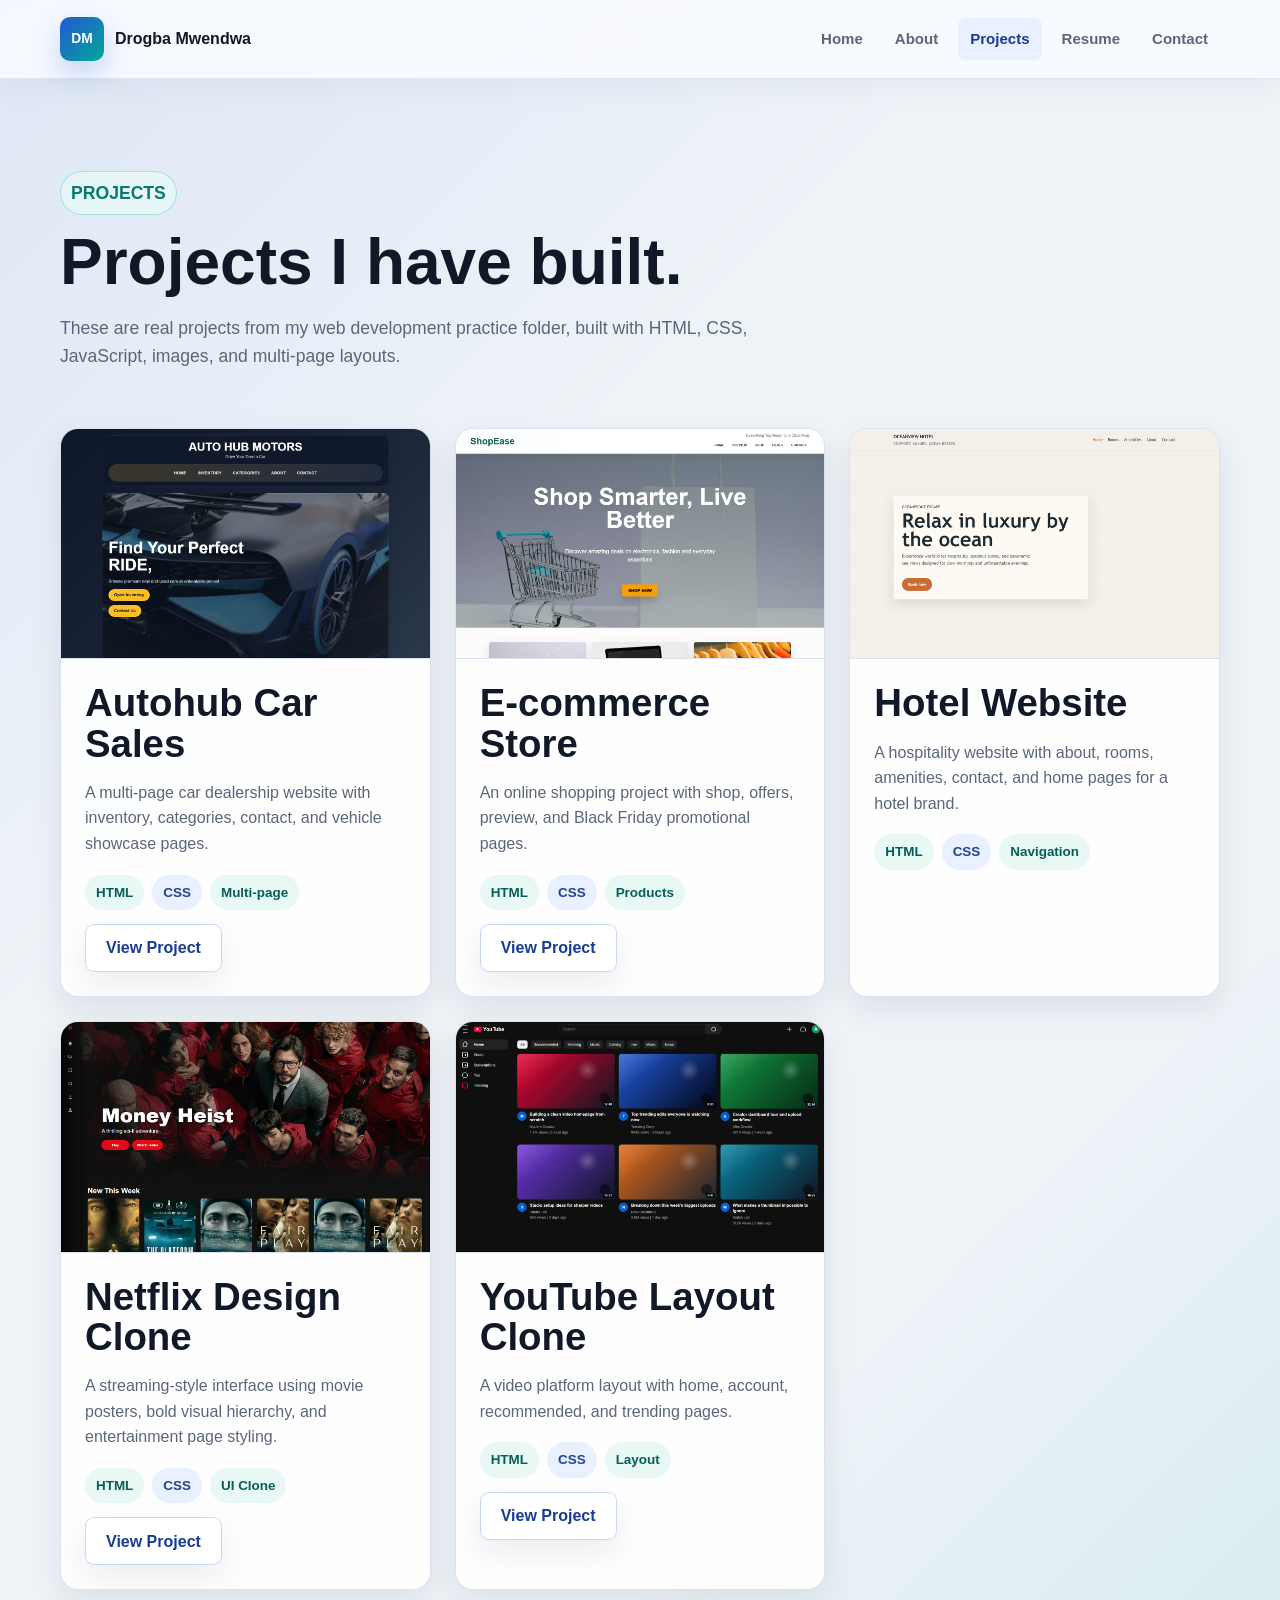
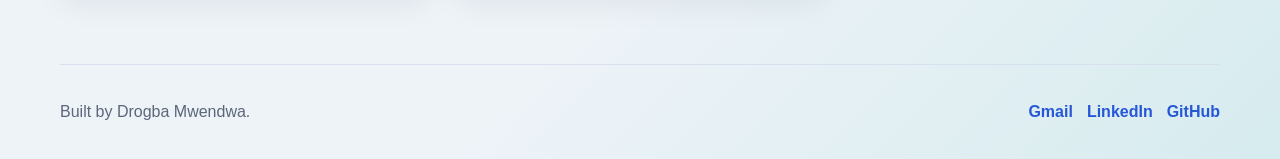
<file: blog.html>
<!DOCTYPE html>
<html lang="en">
<head>
  <meta charset="UTF-8">
  <meta name="viewport" content="width=device-width, initial-scale=1.0">
  <meta http-equiv="refresh" content="0; url=projects.html">
  <title>Projects | Drogba Mwendwa</title>
  <link rel="stylesheet" href="blog.css">
</head>
<body>
  <main class="page">
    <section class="page-title">
      <p class="eyebrow">Projects</p>
      <h1>This page has moved.</h1>
      <p>The portfolio now focuses on projects, resume, about, and contact pages.</p>
      <a class="button primary" href="projects.html">View Projects</a>
    </section>
  </main>
</body>
</html>
</file>
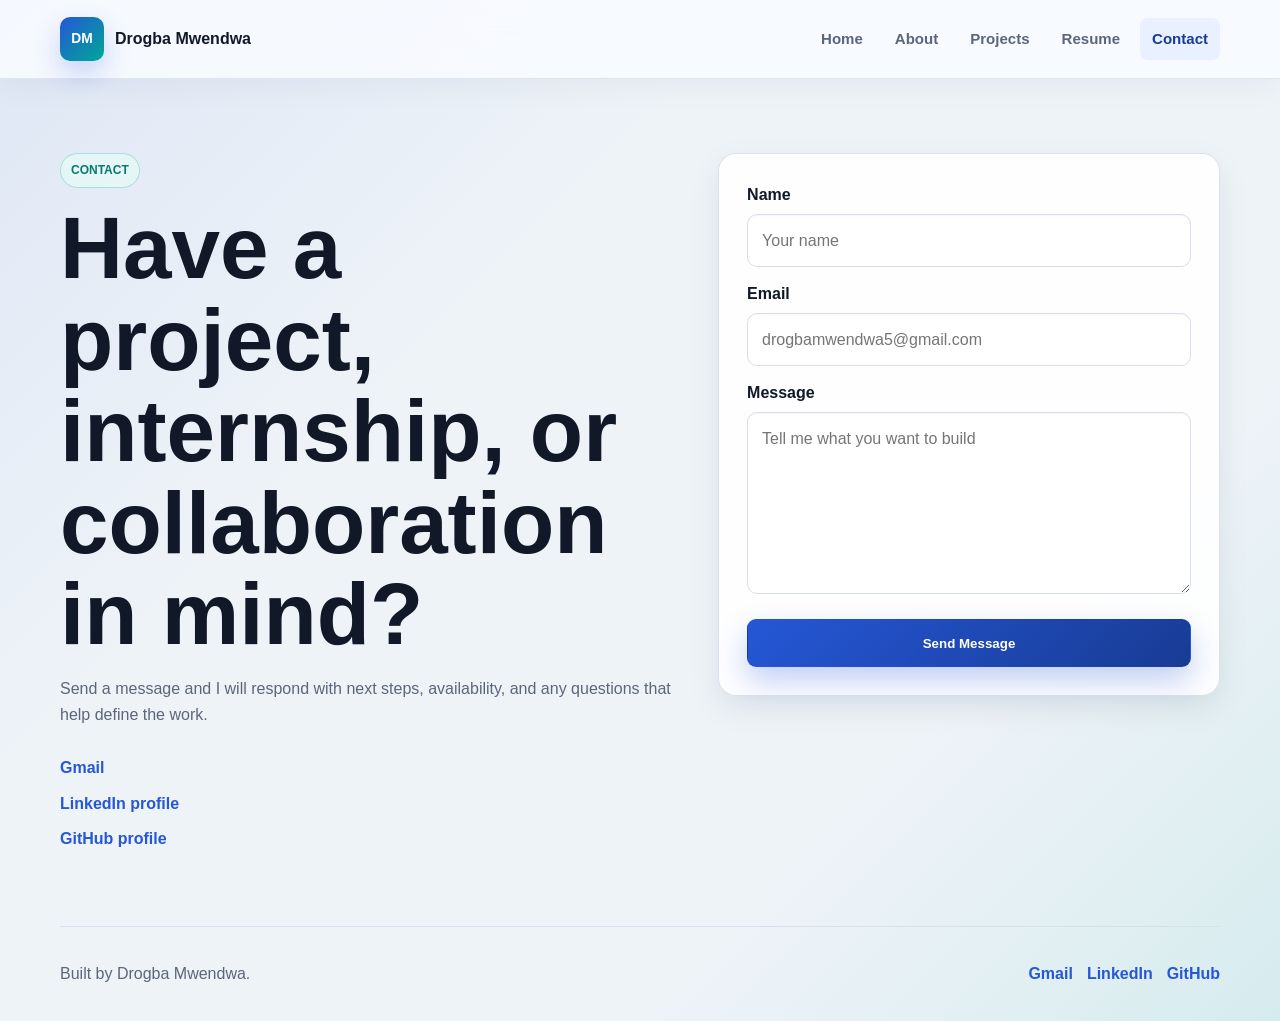
<file: contact.html>
<!DOCTYPE html>
<html lang="en">
<head>
  <meta charset="UTF-8">
  <meta name="viewport" content="width=device-width, initial-scale=1.0">
  <title>Contact | Drogba Mwendwa</title>
  <link rel="stylesheet" href="contact.css">
</head>
<body>
  <header class="site-header">
    <nav class="nav">
      <a class="brand" href="index.html">
        <span class="brand-mark">DM</span>
        <span>Drogba Mwendwa</span>
      </a>
      <div class="nav-links">
        <a href="index.html">Home</a>
        <a href="about.html">About</a>
        <a href="projects.html">Projects</a>
        <a href="resume.html">Resume</a>
        <a class="active" href="contact.html">Contact</a>
      </div>
    </nav>
  </header>

  <main class="page">
    <section class="contact-layout">
      <div>
        <p class="eyebrow">Contact</p>
        <h1>Have a project, internship, or collaboration in mind?</h1>
        <p>Send a message and I will respond with next steps, availability, and any questions that help define the work.</p>
        <div class="contact-list">
          <a href="https://mail.google.com/mail/?view=cm&fs=1&to=drogbamwendwa5@gmail.com" target="_blank" rel="noreferrer"> Gmail</a>
          <a href="https://www.linkedin.com/" target="_blank" rel="noreferrer">LinkedIn profile</a>
          <a href="https://github.com/" target="_blank" rel="noreferrer">GitHub profile</a>
        </div>
      </div>

      <form class="contact-form" action="#" method="post">
        <label for="name">Name</label>
        <input id="name" name="name" type="text" placeholder="Your name">
        <label for="email">Email</label>
        <input id="email" name="email" type="email" placeholder="drogbamwendwa5@gmail.com">
        <label for="message">Message</label>
        <textarea id="message" name="message" rows="6" placeholder="Tell me what you want to build"></textarea>
        <button class="button primary" type="submit">Send Message</button>
      </form>
    </section>
  </main>

  <footer class="footer">
    <p>Built by Drogba Mwendwa.</p>
    <div>
      <a href="https://mail.google.com/mail/?view=cm&fs=1&to=drogbamwendwa5@gmail.com" target="_blank" rel="noreferrer">Gmail</a>
      <a href="https://www.linkedin.com/in/drogba-mwendwa-00925933b/" target="_blank" rel="noreferrer">LinkedIn</a>
      <a href="https://github.com/" target="_blank" rel="noreferrer">GitHub</a>
    </div>
  </footer>
</body>
</html>
</file>
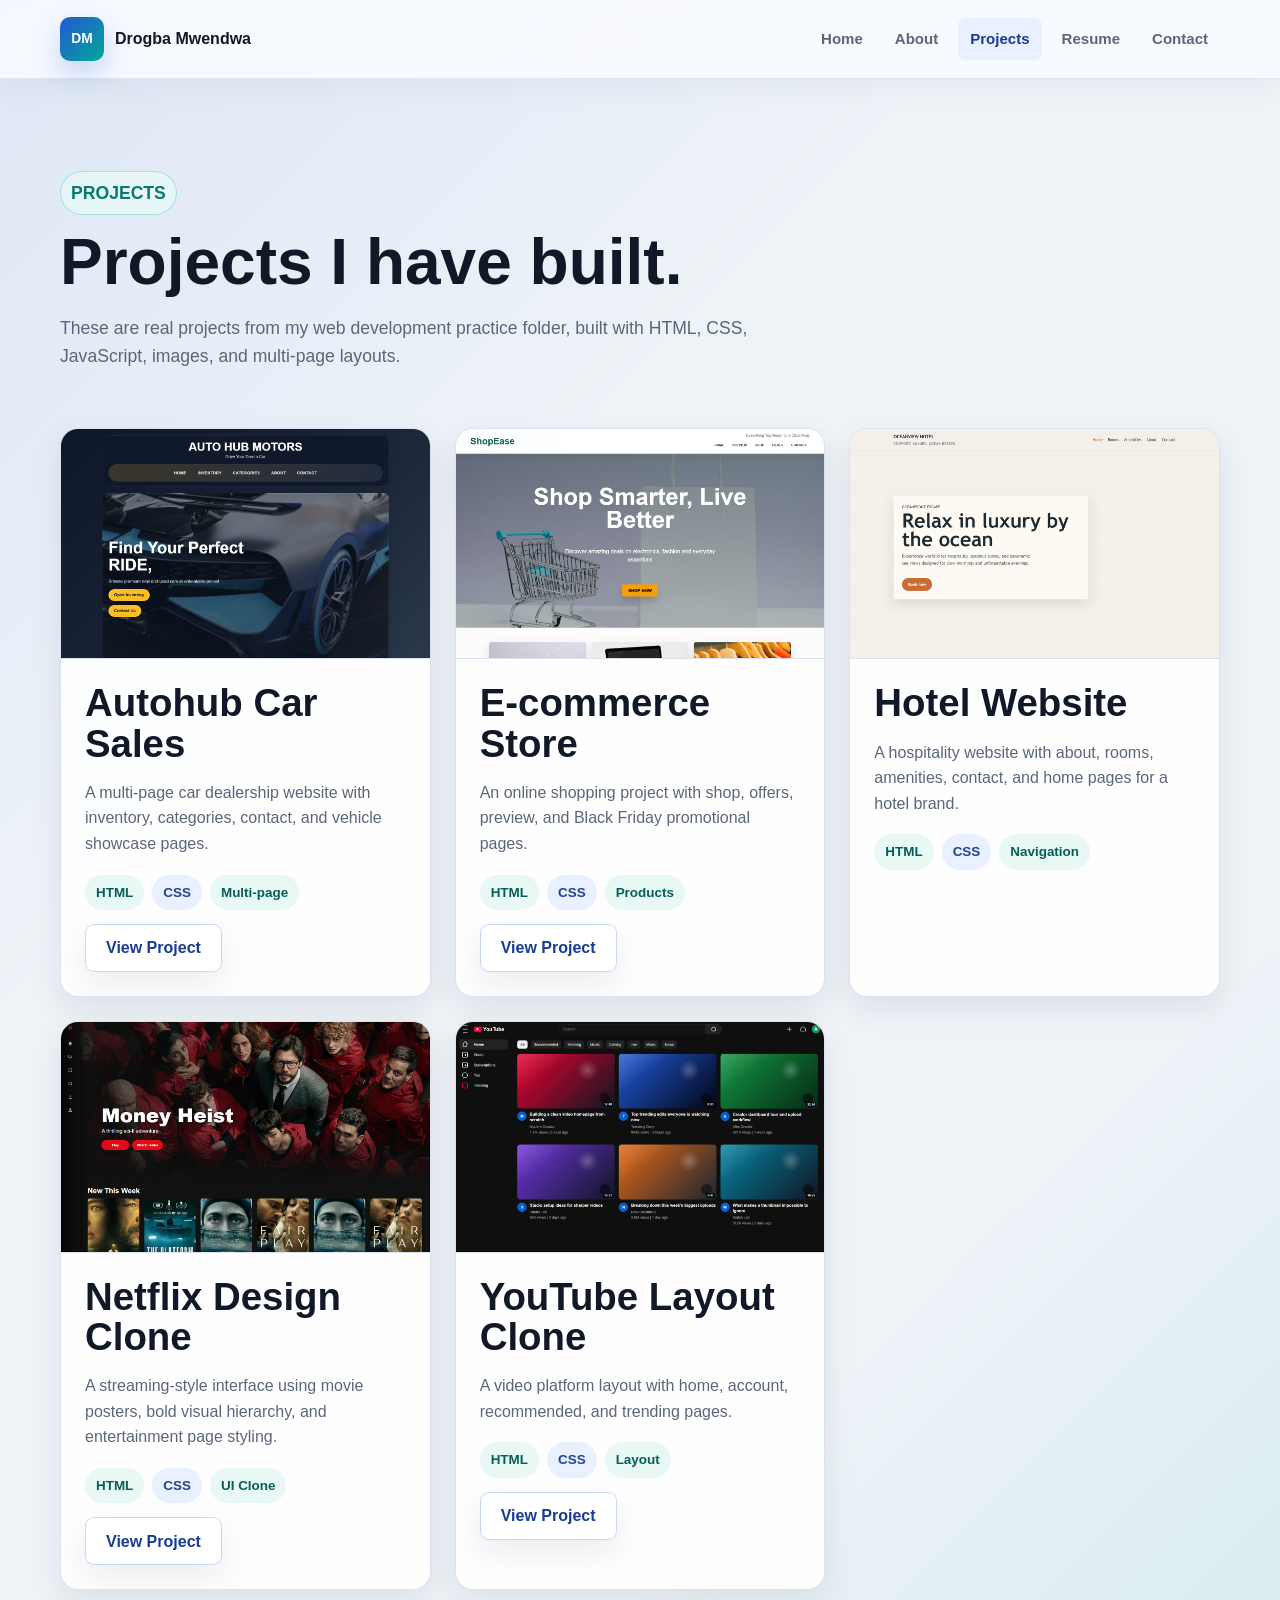
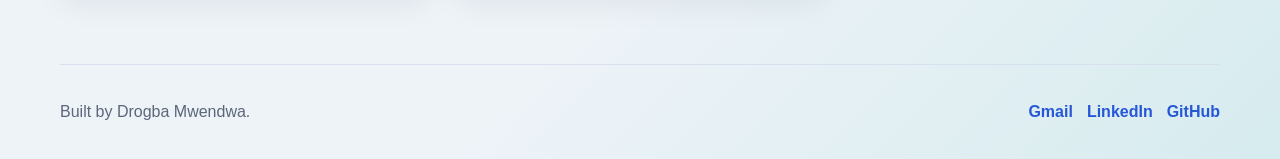
<file: projects.html>
<!DOCTYPE html>
<html lang="en">
<head>
  <meta charset="UTF-8">
  <meta name="viewport" content="width=device-width, initial-scale=1.0">
  <title>Projects | Drogba Mwendwa</title>
  <link rel="stylesheet" href="projects.css">
</head>
<body>
  <header class="site-header">
    <nav class="nav">
      <a class="brand" href="INDEX.HTML">
        <span class="brand-mark">DM</span>
        <span>Drogba Mwendwa</span>
      </a>
      <div class="nav-links">
        <a href="INDEX.HTML">Home</a>
        <a href="about.html">About</a>
        <a class="active" href="projects.html">Projects</a>
        <a href="resume.html">Resume</a>
        <a href="contact.html">Contact</a>
      </div>
    </nav>
  </header>

  <main class="page">
    <section class="page-title">
      <p class="eyebrow">Projects</p>
      <h1>Projects I have built.</h1>
      <p>These are real projects from my web development practice folder, built with HTML, CSS, JavaScript, images, and multi-page layouts.</p>
    </section>

    <section class="project-grid">
      <article class="project-card">
        <img src="assets/previews/autohub.png" alt="Screenshot preview of the Autohub car sales website">
        <div>
          <h2>Autohub Car Sales</h2>
          <p>A multi-page car dealership website with inventory, categories, contact, and vehicle showcase pages.</p>
          <ul class="tag-list"><li>HTML</li><li>CSS</li><li>Multi-page</li></ul>
          <a class="button secondary" href="https://drogbamwendwa5-create.github.io/Autohubcarsales/" target="_blank" rel="noopener">View Project</a>
        </div>
      </article>
      <article class="project-card">
        <img src="assets/previews/ecommerce.png" alt="Screenshot preview of the ecommerce store project">
        <div>
          <h2>E-commerce Store</h2>
          <p>An online shopping project with shop, offers, preview, and Black Friday promotional pages.</p>
          <ul class="tag-list"><li>HTML</li><li>CSS</li><li>Products</li></ul>
          <a class="button secondary" href="https://drogbamwendwa5-create.github.io/E-commerce/" target="_blank" rel="noopener">View Project</a>
        </div>
      </article>
      <article class="project-card">
        <img src="assets/previews/hotel.png" alt="Screenshot preview of the hotel website project">
        <div>
          <h2>Hotel Website</h2>
          <p>A hospitality website with about, rooms, amenities, contact, and home pages for a hotel brand.</p>
          <ul class="tag-list"><li>HTML</li><li>CSS</li><li>Navigation</li></ul>
        </div>
      </article>
      <article class="project-card">
        <img src="assets/previews/netflix.png" alt="Screenshot preview of the Netflix design clone">
        <div>
          <h2>Netflix Design Clone</h2>
          <p>A streaming-style interface using movie posters, bold visual hierarchy, and entertainment page styling.</p>
          <ul class="tag-list"><li>HTML</li><li>CSS</li><li>UI Clone</li></ul>
          <a class="button secondary" href="https://drogbamwendwa5-create.github.io/netflix-design/" target="_blank" rel="noopener">View Project</a>
        </div>
      </article>
      <article class="project-card">
        <img src="assets/previews/youtube.png" alt="Screenshot preview of the YouTube layout clone">
        <div>
          <h2>YouTube Layout Clone</h2>
          <p>A video platform layout with home, account, recommended, and trending pages.</p>
          <ul class="tag-list"><li>HTML</li><li>CSS</li><li>Layout</li></ul>
          <a class="button secondary" href="https://drogbamwendwa5-create.github.io/youtube-clone/" target="_blank" rel="noopener">View Project</a>
        </div>
      </article>
    </section>
  </main>

  <footer class="footer">
    <p>Built by Drogba Mwendwa.</p>
    <div>
      <a href="https://mail.google.com/mail/?view=cm&fs=1&to=drogbamwendwa5@gmail.com" target="_blank" rel="noreferrer">Gmail</a>
      <a href="https://www.linkedin.com/in/drogba-mwendwa-00925933b/" target="_blank" rel="noreferrer">LinkedIn</a>
      <a href="https://github.com/" target="_blank" rel="noreferrer">GitHub</a>
    </div>
  </footer>
</body>
</html>
</file>
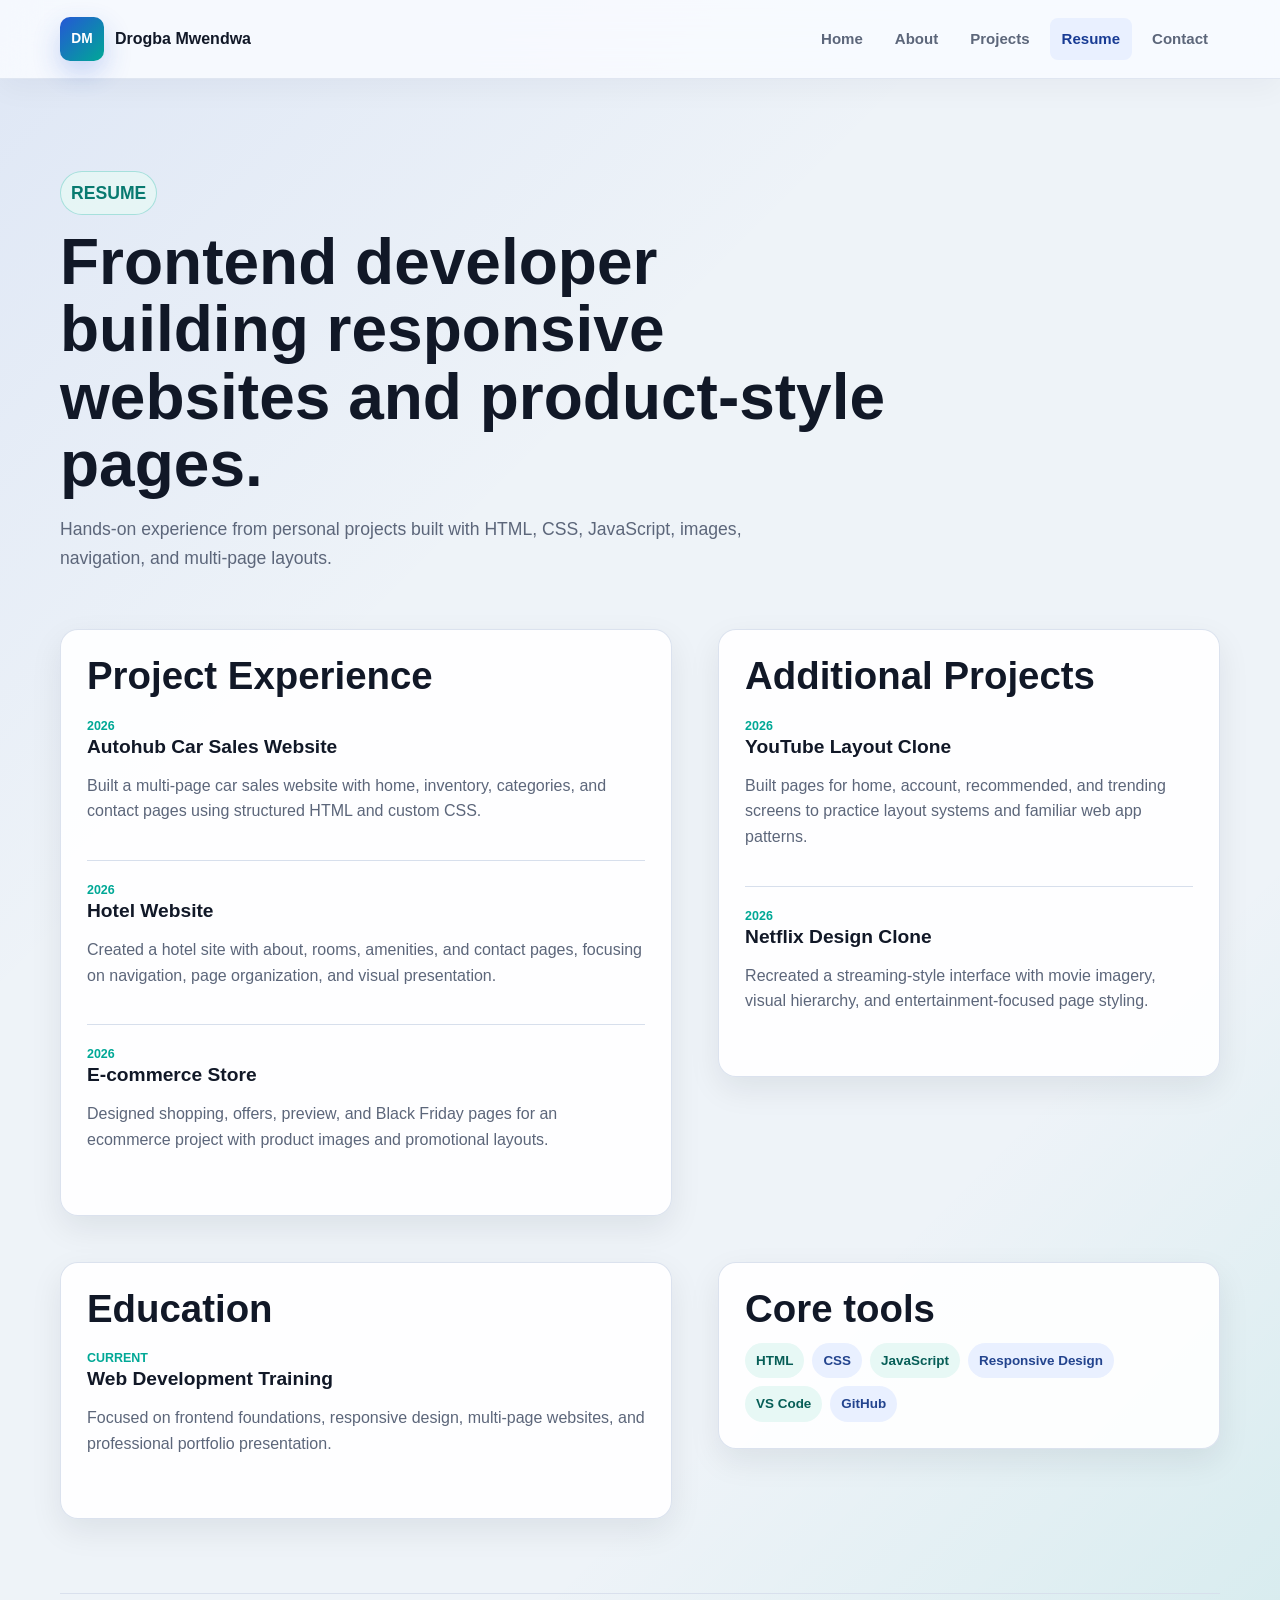
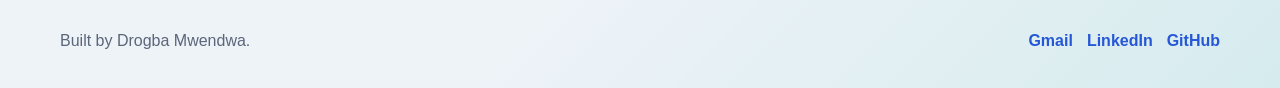
<file: resume.html>
<!DOCTYPE html>
<html lang="en">
<head>
  <meta charset="UTF-8">
  <meta name="viewport" content="width=device-width, initial-scale=1.0">
  <title>Resume | Drogba Mwendwa</title>
  <link rel="stylesheet" href="resume.css">
</head>
<body>
  <header class="site-header">
    <nav class="nav">
      <a class="brand" href="INDEX.HTML">
        <span class="brand-mark">DM</span>
        <span>Drogba Mwendwa</span>
      </a>
      <div class="nav-links">
        <a href="INDEX.HTML">Home</a>
        <a href="about.html">About</a>
        <a href="projects.html">Projects</a>
        <a class="active" href="resume.html">Resume</a>
        <a href="contact.html">Contact</a>
      </div>
    </nav>
  </header>

  <main class="page">
    <section class="page-title">
      <p class="eyebrow">Resume</p>
      <h1>Frontend developer building responsive websites and product-style pages.</h1>
      <p>Hands-on experience from personal projects built with HTML, CSS, JavaScript, images, navigation, and multi-page layouts.</p>
    </section>

    <section class="resume-grid">
      <article>
        <h2>Project Experience</h2>
        <div class="timeline-item">
          <span>2026</span>
          <h3>Autohub Car Sales Website</h3>
          <p>Built a multi-page car sales website with home, inventory, categories, and contact pages using structured HTML and custom CSS.</p>
        </div>
        <div class="timeline-item">
          <span>2026</span>
          <h3>Hotel Website</h3>
          <p>Created a hotel site with about, rooms, amenities, and contact pages, focusing on navigation, page organization, and visual presentation.</p>
        </div>
        <div class="timeline-item">
          <span>2026</span>
          <h3>E-commerce Store</h3>
          <p>Designed shopping, offers, preview, and Black Friday pages for an ecommerce project with product images and promotional layouts.</p>
        </div>
      </article>
      <article>
        <h2>Additional Projects</h2>
        <div class="timeline-item">
          <span>2026</span>
          <h3>YouTube Layout Clone</h3>
          <p>Built pages for home, account, recommended, and trending screens to practice layout systems and familiar web app patterns.</p>
        </div>
        <div class="timeline-item">
          <span>2026</span>
          <h3>Netflix Design Clone</h3>
          <p>Recreated a streaming-style interface with movie imagery, visual hierarchy, and entertainment-focused page styling.</p>
        </div>
      </article>
      <article>
        <h2>Education</h2>
        <div class="timeline-item">
          <span>Current</span>
          <h3>Web Development Training</h3>
          <p>Focused on frontend foundations, responsive design, multi-page websites, and professional portfolio presentation.</p>
        </div>
      </article>
      <article>
        <h2>Core tools</h2>
        <ul class="tag-list wide">
          <li>HTML</li>
          <li>CSS</li>
          <li>JavaScript</li>
          <li>Responsive Design</li>
          <li>VS Code</li>
          <li>GitHub</li>
        </ul>
      </article>
    </section>
  </main>

  <footer class="footer">
    <p>Built by Drogba Mwendwa.</p>
    <div>
      <a href="https://mail.google.com/mail/?view=cm&fs=1&to=drogbamwendwa5@gmail.com" target="_blank" rel="noreferrer">Gmail</a>
      <a href="https://www.linkedin.com/in/drogba-mwendwa-00925933b/" target="_blank" rel="noreferrer">LinkedIn</a>
      <a href="https://github.com/" target="_blank" rel="noreferrer">GitHub</a>
    </div>
  </footer>
</body>
</html>
</file>
<file: blog.css>
:root {
  --primary: #2557d6;
  --primary-dark: #183b94;
  --secondary: #00a896;
  --accent: #f5b84b;
  --ink: #111827;
  --muted: #5c667a;
  --line: #d7dfec;
  --surface: #ffffff;
  --surface-strong: #f9fbff;
  --background: #eef3f8;
  --soft: #e7f8f5;
  --shadow: 0 22px 60px rgba(17, 24, 39, 0.12);
  --shadow-soft: 0 12px 32px rgba(17, 24, 39, 0.08);
  --heading-font: "Space Grotesk", "Segoe UI", Arial, sans-serif;
  --body-font: Inter, "Segoe UI", Arial, sans-serif;
}

* {
  box-sizing: border-box;
}

html {
  scroll-behavior: smooth;
}

body {
  margin: 0;
  color: var(--ink);
  background:
    linear-gradient(135deg, rgba(37, 87, 214, 0.08), transparent 34%),
    linear-gradient(315deg, rgba(0, 168, 150, 0.1), transparent 28%),
    var(--background);
  font-family: var(--body-font);
  line-height: 1.6;
}

img {
  display: block;
  max-width: 100%;
}

a {
  color: inherit;
  text-decoration: none;
}

.site-header {
  position: sticky;
  top: 0;
  z-index: 10;
  border-bottom: 1px solid rgba(215, 223, 236, 0.75);
  background: rgba(249, 251, 255, 0.88);
  box-shadow: 0 10px 30px rgba(17, 24, 39, 0.04);
  backdrop-filter: blur(18px);
}

.nav {
  width: min(1160px, calc(100% - 32px));
  min-height: 78px;
  margin: 0 auto;
  display: flex;
  align-items: center;
  justify-content: space-between;
  gap: 24px;
}

.brand {
  display: inline-flex;
  align-items: center;
  gap: 11px;
  font-weight: 900;
  font-family: var(--heading-font);
}

.brand-mark {
  display: grid;
  place-items: center;
  width: 44px;
  height: 44px;
  border-radius: 10px;
  color: #fff;
  background: linear-gradient(135deg, var(--primary), var(--secondary));
  box-shadow: 0 12px 28px rgba(37, 87, 214, 0.24);
  font-size: 0.86rem;
  letter-spacing: 0;
}

.nav-links {
  display: flex;
  flex-wrap: wrap;
  align-items: center;
  justify-content: flex-end;
  gap: 8px;
}

.nav-links a {
  position: relative;
  padding: 9px 12px;
  border-radius: 8px;
  color: var(--muted);
  font-size: 0.94rem;
  font-weight: 800;
  transition: 180ms ease;
}

.nav-links a:hover,
.nav-links .active {
  color: var(--primary-dark);
  background: #e9f0ff;
}

.hero,
.page,
.section,
.footer {
  width: min(1160px, calc(100% - 32px));
  margin: 0 auto;
}

.hero {
  min-height: calc(100vh - 78px);
  display: grid;
  grid-template-columns: minmax(0, 1.05fr) minmax(320px, 0.85fr);
  align-items: center;
  gap: 54px;
  padding: 64px 0 58px;
}

.hero-content {
  max-width: 720px;
}

.eyebrow {
  display: inline-flex;
  align-items: center;
  margin: 0 0 14px;
  padding: 7px 10px;
  border: 1px solid rgba(0, 168, 150, 0.28);
  border-radius: 999px;
  color: #087a70;
  background: rgba(231, 248, 245, 0.8);
  font-size: 0.75rem;
  font-weight: 900;
  letter-spacing: 0;
  text-transform: uppercase;
}

h1,
h2,
h3 {
  margin: 0;
  color: var(--ink);
  font-family: var(--heading-font);
  line-height: 1.05;
  letter-spacing: 0;
}

h1 {
  font-size: clamp(2.7rem, 7vw, 5.45rem);
  max-width: 12ch;
}

h2 {
  font-size: clamp(1.75rem, 3vw, 2.55rem);
}

h3 {
  font-size: 1.2rem;
}

p {
  color: var(--muted);
}

.hero-copy,
.page-title p,
.intro-layout p,
.story-band p {
  max-width: 700px;
  font-size: 1.1rem;
}

.actions {
  display: flex;
  flex-wrap: wrap;
  gap: 12px;
  margin-top: 32px;
}

.button {
  display: inline-flex;
  align-items: center;
  justify-content: center;
  min-height: 48px;
  padding: 0 20px;
  border: 1px solid transparent;
  border-radius: 9px;
  font-weight: 900;
  cursor: pointer;
  transition: transform 180ms ease, box-shadow 180ms ease, background 180ms ease;
}

.button:hover {
  transform: translateY(-2px);
}

.button.primary {
  color: #fff;
  background: linear-gradient(135deg, var(--primary), var(--primary-dark));
  box-shadow: 0 14px 30px rgba(37, 87, 214, 0.28);
}

.button.secondary {
  color: var(--primary-dark);
  border-color: rgba(37, 87, 214, 0.24);
  background: rgba(255, 255, 255, 0.84);
  box-shadow: var(--shadow-soft);
}

.hero-visual {
  position: relative;
  margin: 0;
}

.hero-visual::before {
  content: "";
  position: absolute;
  inset: 18px -16px -18px 16px;
  z-index: -1;
  border-radius: 24px;
  background: linear-gradient(135deg, rgba(0, 168, 150, 0.26), rgba(37, 87, 214, 0.22));
}

.hero-visual img,
.portrait {
  width: 100%;
  aspect-ratio: 4 / 5;
  object-fit: cover;
  border: 1px solid rgba(255, 255, 255, 0.65);
  border-radius: 18px;
  box-shadow: var(--shadow);
}

.planning-strip {
  width: min(1160px, calc(100% - 32px));
  margin: 0 auto 78px;
  display: grid;
  grid-template-columns: repeat(4, 1fr);
  border: 1px solid rgba(215, 223, 236, 0.82);
  border-radius: 18px;
  overflow: hidden;
  background: rgba(255, 255, 255, 0.86);
  box-shadow: var(--shadow-soft);
}

.planning-strip article {
  padding: 24px;
  border-right: 1px solid var(--line);
}

.planning-strip article:last-child {
  border-right: 0;
}

.planning-strip span,
.timeline-item span,
.blog-list span {
  display: block;
  color: var(--secondary);
  font-size: 0.78rem;
  font-weight: 900;
  text-transform: uppercase;
}

.planning-strip strong {
  display: block;
  margin-top: 6px;
  font-family: var(--heading-font);
}

.section,
.page {
  padding: 74px 0;
}

.section-heading,
.page-title {
  margin-bottom: 32px;
}

.page-title {
  padding: 18px 0 8px;
}

.page-title h1,
.intro-layout h1 {
  max-width: 860px;
  font-size: clamp(2.25rem, 5vw, 4.15rem);
}

.project-grid {
  display: grid;
  grid-template-columns: repeat(3, minmax(0, 1fr));
  gap: 24px;
}

.project-grid.compact {
  grid-template-columns: repeat(2, minmax(0, 1fr));
}

.project-card,
.skill-grid article,
.contact-form,
.resume-grid article,
.blog-list article {
  border: 1px solid rgba(215, 223, 236, 0.88);
  border-radius: 18px;
  background: rgba(255, 255, 255, 0.9);
  box-shadow: var(--shadow-soft);
}

.project-card {
  overflow: hidden;
  transition: transform 180ms ease, box-shadow 180ms ease, border-color 180ms ease;
}

.project-card:hover {
  transform: translateY(-6px);
  border-color: rgba(37, 87, 214, 0.28);
  box-shadow: 0 22px 52px rgba(17, 24, 39, 0.14);
}

.project-card img {
  width: 100%;
  aspect-ratio: 16 / 10;
  object-fit: cover;
  object-position: top center;
  border-bottom: 1px solid rgba(215, 223, 236, 0.88);
}

.project-card div {
  padding: 24px;
}

.project-card p {
  margin-bottom: 0;
}

.project-card a {
  display: inline-flex;
  margin-top: 14px;
  color: var(--primary);
  font-weight: 900;
}

.tag-list {
  display: flex;
  flex-wrap: wrap;
  gap: 8px;
  padding: 0;
  margin: 18px 0 0;
  list-style: none;
}

.tag-list li {
  padding: 7px 11px;
  border-radius: 999px;
  color: #075e57;
  background: var(--soft);
  font-size: 0.84rem;
  font-weight: 900;
}

.tag-list li:nth-child(2n) {
  color: #23448e;
  background: #e9f0ff;
}

.tag-list.wide {
  margin-top: 14px;
}

.intro-layout,
.contact-layout,
.resume-grid {
  display: grid;
  grid-template-columns: minmax(0, 1fr) minmax(320px, 0.82fr);
  gap: 46px;
  align-items: start;
}

.skill-grid,
.blog-list {
  display: grid;
  grid-template-columns: repeat(2, minmax(0, 1fr));
  gap: 20px;
}

.skill-grid article,
.resume-grid article,
.blog-list article {
  padding: 26px;
}

.skill-grid article {
  transition: transform 180ms ease, border-color 180ms ease;
}

.skill-grid article:hover {
  transform: translateY(-4px);
  border-color: rgba(0, 168, 150, 0.35);
}

.story-band {
  margin-top: 58px;
  padding: 44px;
  border: 1px solid rgba(0, 168, 150, 0.18);
  border-left: 7px solid var(--secondary);
  border-radius: 18px;
  background: linear-gradient(135deg, var(--soft), #ffffff);
  box-shadow: var(--shadow-soft);
}

.contact-list {
  display: grid;
  gap: 10px;
  margin-top: 28px;
}

.contact-list a {
  width: fit-content;
  color: var(--primary);
  font-weight: 900;
}

.contact-form {
  padding: 28px;
}

.contact-form label {
  display: block;
  margin: 14px 0 6px;
  font-weight: 900;
}

.contact-form label:first-child {
  margin-top: 0;
}

.contact-form input,
.contact-form textarea {
  width: 100%;
  border: 1px solid var(--line);
  border-radius: 10px;
  padding: 13px 14px;
  color: var(--ink);
  background: #fff;
  box-shadow: inset 0 1px 0 rgba(17, 24, 39, 0.03);
  font: inherit;
  transition: border-color 180ms ease, box-shadow 180ms ease;
}

.contact-form input:focus,
.contact-form textarea:focus {
  outline: none;
  border-color: rgba(37, 87, 214, 0.55);
  box-shadow: 0 0 0 4px rgba(37, 87, 214, 0.12);
}

.contact-form button {
  width: 100%;
  margin-top: 18px;
}

.timeline-item {
  padding: 20px 0;
  border-bottom: 1px solid var(--line);
}

.timeline-item:last-child {
  border-bottom: 0;
}

.blog-list {
  grid-template-columns: 1fr;
}

.blog-list article {
  transition: transform 180ms ease, box-shadow 180ms ease;
}

.blog-list article:hover {
  transform: translateX(4px);
  box-shadow: 0 18px 42px rgba(17, 24, 39, 0.12);
}

.footer {
  display: flex;
  align-items: center;
  justify-content: space-between;
  gap: 20px;
  padding: 34px 0;
  border-top: 1px solid rgba(215, 223, 236, 0.88);
}

.footer p {
  margin: 0;
}

.footer div {
  display: flex;
  flex-wrap: wrap;
  gap: 14px;
}

.footer a {
  color: var(--primary);
  font-weight: 900;
}

@media (max-width: 900px) {
  .nav {
    min-height: auto;
    padding: 16px 0;
    align-items: flex-start;
    flex-direction: column;
  }

  .nav-links {
    justify-content: flex-start;
  }

  .hero,
  .intro-layout,
  .contact-layout,
  .resume-grid {
    grid-template-columns: 1fr;
  }

  .hero {
    min-height: auto;
    padding: 44px 0;
  }

  h1 {
    max-width: 100%;
  }

  .planning-strip,
  .project-grid,
  .project-grid.compact,
  .skill-grid {
    grid-template-columns: 1fr;
  }

  .planning-strip article {
    border-right: 0;
    border-bottom: 1px solid var(--line);
  }

  .planning-strip article:last-child {
    border-bottom: 0;
  }

  .story-band {
    padding: 30px;
  }

  .footer {
    align-items: flex-start;
    flex-direction: column;
  }
}

@media (max-width: 520px) {
  .hero,
  .page,
  .section,
  .footer,
  .planning-strip {
    width: min(100% - 24px, 1160px);
  }

  .nav {
    width: min(100% - 24px, 1160px);
  }

  .nav-links {
    gap: 6px;
  }

  .nav-links a {
    padding: 7px 8px;
    font-size: 0.88rem;
  }

  .button {
    width: 100%;
  }

  .project-card div,
  .skill-grid article,
  .resume-grid article,
  .blog-list article,
  .contact-form {
    padding: 22px;
  }
}
</file>
<file: contact.css>
:root {
  --primary: #2557d6;
  --primary-dark: #183b94;
  --secondary: #00a896;
  --accent: #f5b84b;
  --ink: #111827;
  --muted: #5c667a;
  --line: #d7dfec;
  --surface: #ffffff;
  --surface-strong: #f9fbff;
  --background: #eef3f8;
  --soft: #e7f8f5;
  --shadow: 0 22px 60px rgba(17, 24, 39, 0.12);
  --shadow-soft: 0 12px 32px rgba(17, 24, 39, 0.08);
  --heading-font: "Space Grotesk", "Segoe UI", Arial, sans-serif;
  --body-font: Inter, "Segoe UI", Arial, sans-serif;
}

* {
  box-sizing: border-box;
}

html {
  scroll-behavior: smooth;
}

body {
  margin: 0;
  color: var(--ink);
  background:
    linear-gradient(135deg, rgba(37, 87, 214, 0.08), transparent 34%),
    linear-gradient(315deg, rgba(0, 168, 150, 0.1), transparent 28%),
    var(--background);
  font-family: var(--body-font);
  line-height: 1.6;
}

img {
  display: block;
  max-width: 100%;
}

a {
  color: inherit;
  text-decoration: none;
}

.site-header {
  position: sticky;
  top: 0;
  z-index: 10;
  border-bottom: 1px solid rgba(215, 223, 236, 0.75);
  background: rgba(249, 251, 255, 0.88);
  box-shadow: 0 10px 30px rgba(17, 24, 39, 0.04);
  backdrop-filter: blur(18px);
}

.nav {
  width: min(1160px, calc(100% - 32px));
  min-height: 78px;
  margin: 0 auto;
  display: flex;
  align-items: center;
  justify-content: space-between;
  gap: 24px;
}

.brand {
  display: inline-flex;
  align-items: center;
  gap: 11px;
  font-weight: 900;
  font-family: var(--heading-font);
}

.brand-mark {
  display: grid;
  place-items: center;
  width: 44px;
  height: 44px;
  border-radius: 10px;
  color: #fff;
  background: linear-gradient(135deg, var(--primary), var(--secondary));
  box-shadow: 0 12px 28px rgba(37, 87, 214, 0.24);
  font-size: 0.86rem;
  letter-spacing: 0;
}

.nav-links {
  display: flex;
  flex-wrap: wrap;
  align-items: center;
  justify-content: flex-end;
  gap: 8px;
}

.nav-links a {
  position: relative;
  padding: 9px 12px;
  border-radius: 8px;
  color: var(--muted);
  font-size: 0.94rem;
  font-weight: 800;
  transition: 180ms ease;
}

.nav-links a:hover,
.nav-links .active {
  color: var(--primary-dark);
  background: #e9f0ff;
}

.hero,
.page,
.section,
.footer {
  width: min(1160px, calc(100% - 32px));
  margin: 0 auto;
}

.hero {
  min-height: calc(100vh - 78px);
  display: grid;
  grid-template-columns: minmax(0, 1.05fr) minmax(320px, 0.85fr);
  align-items: center;
  gap: 54px;
  padding: 64px 0 58px;
}

.hero-content {
  max-width: 720px;
}

.eyebrow {
  display: inline-flex;
  align-items: center;
  margin: 0 0 14px;
  padding: 7px 10px;
  border: 1px solid rgba(0, 168, 150, 0.28);
  border-radius: 999px;
  color: #087a70;
  background: rgba(231, 248, 245, 0.8);
  font-size: 0.75rem;
  font-weight: 900;
  letter-spacing: 0;
  text-transform: uppercase;
}

h1,
h2,
h3 {
  margin: 0;
  color: var(--ink);
  font-family: var(--heading-font);
  line-height: 1.05;
  letter-spacing: 0;
}

h1 {
  font-size: clamp(2.7rem, 7vw, 5.45rem);
  max-width: 12ch;
}

h2 {
  font-size: clamp(1.75rem, 3vw, 2.55rem);
}

h3 {
  font-size: 1.2rem;
}

p {
  color: var(--muted);
}

.hero-copy,
.page-title p,
.intro-layout p,
.story-band p {
  max-width: 700px;
  font-size: 1.1rem;
}

.actions {
  display: flex;
  flex-wrap: wrap;
  gap: 12px;
  margin-top: 32px;
}

.button {
  display: inline-flex;
  align-items: center;
  justify-content: center;
  min-height: 48px;
  padding: 0 20px;
  border: 1px solid transparent;
  border-radius: 9px;
  font-weight: 900;
  cursor: pointer;
  transition: transform 180ms ease, box-shadow 180ms ease, background 180ms ease;
}

.button:hover {
  transform: translateY(-2px);
}

.button.primary {
  color: #fff;
  background: linear-gradient(135deg, var(--primary), var(--primary-dark));
  box-shadow: 0 14px 30px rgba(37, 87, 214, 0.28);
}

.button.secondary {
  color: var(--primary-dark);
  border-color: rgba(37, 87, 214, 0.24);
  background: rgba(255, 255, 255, 0.84);
  box-shadow: var(--shadow-soft);
}

.hero-visual {
  position: relative;
  margin: 0;
}

.hero-visual::before {
  content: "";
  position: absolute;
  inset: 18px -16px -18px 16px;
  z-index: -1;
  border-radius: 24px;
  background: linear-gradient(135deg, rgba(0, 168, 150, 0.26), rgba(37, 87, 214, 0.22));
}

.hero-visual img,
.portrait {
  width: 100%;
  aspect-ratio: 4 / 5;
  object-fit: cover;
  border: 1px solid rgba(255, 255, 255, 0.65);
  border-radius: 18px;
  box-shadow: var(--shadow);
}

.planning-strip {
  width: min(1160px, calc(100% - 32px));
  margin: 0 auto 78px;
  display: grid;
  grid-template-columns: repeat(4, 1fr);
  border: 1px solid rgba(215, 223, 236, 0.82);
  border-radius: 18px;
  overflow: hidden;
  background: rgba(255, 255, 255, 0.86);
  box-shadow: var(--shadow-soft);
}

.planning-strip article {
  padding: 24px;
  border-right: 1px solid var(--line);
}

.planning-strip article:last-child {
  border-right: 0;
}

.planning-strip span,
.timeline-item span,
.blog-list span {
  display: block;
  color: var(--secondary);
  font-size: 0.78rem;
  font-weight: 900;
  text-transform: uppercase;
}

.planning-strip strong {
  display: block;
  margin-top: 6px;
  font-family: var(--heading-font);
}

.section,
.page {
  padding: 74px 0;
}

.section-heading,
.page-title {
  margin-bottom: 32px;
}

.page-title {
  padding: 18px 0 8px;
}

.page-title h1,
.intro-layout h1 {
  max-width: 860px;
  font-size: clamp(2.25rem, 5vw, 4.15rem);
}

.project-grid {
  display: grid;
  grid-template-columns: repeat(3, minmax(0, 1fr));
  gap: 24px;
}

.project-grid.compact {
  grid-template-columns: repeat(2, minmax(0, 1fr));
}

.project-card,
.skill-grid article,
.contact-form,
.resume-grid article,
.blog-list article {
  border: 1px solid rgba(215, 223, 236, 0.88);
  border-radius: 18px;
  background: rgba(255, 255, 255, 0.9);
  box-shadow: var(--shadow-soft);
}

.project-card {
  overflow: hidden;
  transition: transform 180ms ease, box-shadow 180ms ease, border-color 180ms ease;
}

.project-card:hover {
  transform: translateY(-6px);
  border-color: rgba(37, 87, 214, 0.28);
  box-shadow: 0 22px 52px rgba(17, 24, 39, 0.14);
}

.project-card img {
  width: 100%;
  aspect-ratio: 16 / 10;
  object-fit: cover;
  object-position: top center;
  border-bottom: 1px solid rgba(215, 223, 236, 0.88);
}

.project-card div {
  padding: 24px;
}

.project-card p {
  margin-bottom: 0;
}

.project-card a {
  display: inline-flex;
  margin-top: 14px;
  color: var(--primary);
  font-weight: 900;
}

.tag-list {
  display: flex;
  flex-wrap: wrap;
  gap: 8px;
  padding: 0;
  margin: 18px 0 0;
  list-style: none;
}

.tag-list li {
  padding: 7px 11px;
  border-radius: 999px;
  color: #075e57;
  background: var(--soft);
  font-size: 0.84rem;
  font-weight: 900;
}

.tag-list li:nth-child(2n) {
  color: #23448e;
  background: #e9f0ff;
}

.tag-list.wide {
  margin-top: 14px;
}

.intro-layout,
.contact-layout,
.resume-grid {
  display: grid;
  grid-template-columns: minmax(0, 1fr) minmax(320px, 0.82fr);
  gap: 46px;
  align-items: start;
}

.skill-grid,
.blog-list {
  display: grid;
  grid-template-columns: repeat(2, minmax(0, 1fr));
  gap: 20px;
}

.skill-grid article,
.resume-grid article,
.blog-list article {
  padding: 26px;
}

.skill-grid article {
  transition: transform 180ms ease, border-color 180ms ease;
}

.skill-grid article:hover {
  transform: translateY(-4px);
  border-color: rgba(0, 168, 150, 0.35);
}

.story-band {
  margin-top: 58px;
  padding: 44px;
  border: 1px solid rgba(0, 168, 150, 0.18);
  border-left: 7px solid var(--secondary);
  border-radius: 18px;
  background: linear-gradient(135deg, var(--soft), #ffffff);
  box-shadow: var(--shadow-soft);
}

.contact-list {
  display: grid;
  gap: 10px;
  margin-top: 28px;
}

.contact-list a {
  width: fit-content;
  color: var(--primary);
  font-weight: 900;
}

.contact-form {
  padding: 28px;
}

.contact-form label {
  display: block;
  margin: 14px 0 6px;
  font-weight: 900;
}

.contact-form label:first-child {
  margin-top: 0;
}

.contact-form input,
.contact-form textarea {
  width: 100%;
  border: 1px solid var(--line);
  border-radius: 10px;
  padding: 13px 14px;
  color: var(--ink);
  background: #fff;
  box-shadow: inset 0 1px 0 rgba(17, 24, 39, 0.03);
  font: inherit;
  transition: border-color 180ms ease, box-shadow 180ms ease;
}

.contact-form input:focus,
.contact-form textarea:focus {
  outline: none;
  border-color: rgba(37, 87, 214, 0.55);
  box-shadow: 0 0 0 4px rgba(37, 87, 214, 0.12);
}

.contact-form button {
  width: 100%;
  margin-top: 18px;
}

.timeline-item {
  padding: 20px 0;
  border-bottom: 1px solid var(--line);
}

.timeline-item:last-child {
  border-bottom: 0;
}

.blog-list {
  grid-template-columns: 1fr;
}

.blog-list article {
  transition: transform 180ms ease, box-shadow 180ms ease;
}

.blog-list article:hover {
  transform: translateX(4px);
  box-shadow: 0 18px 42px rgba(17, 24, 39, 0.12);
}

.footer {
  display: flex;
  align-items: center;
  justify-content: space-between;
  gap: 20px;
  padding: 34px 0;
  border-top: 1px solid rgba(215, 223, 236, 0.88);
}

.footer p {
  margin: 0;
}

.footer div {
  display: flex;
  flex-wrap: wrap;
  gap: 14px;
}

.footer a {
  color: var(--primary);
  font-weight: 900;
}

@media (max-width: 900px) {
  .nav {
    min-height: auto;
    padding: 16px 0;
    align-items: flex-start;
    flex-direction: column;
  }

  .nav-links {
    justify-content: flex-start;
  }

  .hero,
  .intro-layout,
  .contact-layout,
  .resume-grid {
    grid-template-columns: 1fr;
  }

  .hero {
    min-height: auto;
    padding: 44px 0;
  }

  h1 {
    max-width: 100%;
  }

  .planning-strip,
  .project-grid,
  .project-grid.compact,
  .skill-grid {
    grid-template-columns: 1fr;
  }

  .planning-strip article {
    border-right: 0;
    border-bottom: 1px solid var(--line);
  }

  .planning-strip article:last-child {
    border-bottom: 0;
  }

  .story-band {
    padding: 30px;
  }

  .footer {
    align-items: flex-start;
    flex-direction: column;
  }
}

@media (max-width: 520px) {
  .hero,
  .page,
  .section,
  .footer,
  .planning-strip {
    width: min(100% - 24px, 1160px);
  }

  .nav {
    width: min(100% - 24px, 1160px);
  }

  .nav-links {
    gap: 6px;
  }

  .nav-links a {
    padding: 7px 8px;
    font-size: 0.88rem;
  }

  .button {
    width: 100%;
  }

  .project-card div,
  .skill-grid article,
  .resume-grid article,
  .blog-list article,
  .contact-form {
    padding: 22px;
  }
}
</file>
<file: projects.css>
:root {
  --primary: #2557d6;
  --primary-dark: #183b94;
  --secondary: #00a896;
  --accent: #f5b84b;
  --ink: #111827;
  --muted: #5c667a;
  --line: #d7dfec;
  --surface: #ffffff;
  --surface-strong: #f9fbff;
  --background: #eef3f8;
  --soft: #e7f8f5;
  --shadow: 0 22px 60px rgba(17, 24, 39, 0.12);
  --shadow-soft: 0 12px 32px rgba(17, 24, 39, 0.08);
  --heading-font: "Space Grotesk", "Segoe UI", Arial, sans-serif;
  --body-font: Inter, "Segoe UI", Arial, sans-serif;
}

* {
  box-sizing: border-box;
}

html {
  scroll-behavior: smooth;
}

body {
  margin: 0;
  color: var(--ink);
  background:
    linear-gradient(135deg, rgba(37, 87, 214, 0.08), transparent 34%),
    linear-gradient(315deg, rgba(0, 168, 150, 0.1), transparent 28%),
    var(--background);
  font-family: var(--body-font);
  line-height: 1.6;
}

img {
  display: block;
  max-width: 100%;
}

a {
  color: inherit;
  text-decoration: none;
}

.site-header {
  position: sticky;
  top: 0;
  z-index: 10;
  border-bottom: 1px solid rgba(215, 223, 236, 0.75);
  background: rgba(249, 251, 255, 0.88);
  box-shadow: 0 10px 30px rgba(17, 24, 39, 0.04);
  backdrop-filter: blur(18px);
}

.nav {
  width: min(1160px, calc(100% - 32px));
  min-height: 78px;
  margin: 0 auto;
  display: flex;
  align-items: center;
  justify-content: space-between;
  gap: 24px;
}

.brand {
  display: inline-flex;
  align-items: center;
  gap: 11px;
  font-weight: 900;
  font-family: var(--heading-font);
}

.brand-mark {
  display: grid;
  place-items: center;
  width: 44px;
  height: 44px;
  border-radius: 10px;
  color: #fff;
  background: linear-gradient(135deg, var(--primary), var(--secondary));
  box-shadow: 0 12px 28px rgba(37, 87, 214, 0.24);
  font-size: 0.86rem;
  letter-spacing: 0;
}

.nav-links {
  display: flex;
  flex-wrap: wrap;
  align-items: center;
  justify-content: flex-end;
  gap: 8px;
}

.nav-links a {
  position: relative;
  padding: 9px 12px;
  border-radius: 8px;
  color: var(--muted);
  font-size: 0.94rem;
  font-weight: 800;
  transition: 180ms ease;
}

.nav-links a:hover,
.nav-links .active {
  color: var(--primary-dark);
  background: #e9f0ff;
}

.hero,
.page,
.section,
.footer {
  width: min(1160px, calc(100% - 32px));
  margin: 0 auto;
}

.hero {
  min-height: calc(100vh - 78px);
  display: grid;
  grid-template-columns: minmax(0, 1.05fr) minmax(320px, 0.85fr);
  align-items: center;
  gap: 54px;
  padding: 64px 0 58px;
}

.hero-content {
  max-width: 720px;
}

.eyebrow {
  display: inline-flex;
  align-items: center;
  margin: 0 0 14px;
  padding: 7px 10px;
  border: 1px solid rgba(0, 168, 150, 0.28);
  border-radius: 999px;
  color: #087a70;
  background: rgba(231, 248, 245, 0.8);
  font-size: 0.75rem;
  font-weight: 900;
  letter-spacing: 0;
  text-transform: uppercase;
}

h1,
h2,
h3 {
  margin: 0;
  color: var(--ink);
  font-family: var(--heading-font);
  line-height: 1.05;
  letter-spacing: 0;
}

h1 {
  font-size: clamp(2.7rem, 7vw, 5.45rem);
  max-width: 12ch;
}

h2 {
  font-size: clamp(1.75rem, 3vw, 2.55rem);
}

h3 {
  font-size: 1.2rem;
}

p {
  color: var(--muted);
}

.hero-copy,
.page-title p,
.intro-layout p,
.story-band p {
  max-width: 700px;
  font-size: 1.1rem;
}

.actions {
  display: flex;
  flex-wrap: wrap;
  gap: 12px;
  margin-top: 32px;
}

.button {
  display: inline-flex;
  align-items: center;
  justify-content: center;
  min-height: 48px;
  padding: 0 20px;
  border: 1px solid transparent;
  border-radius: 9px;
  font-weight: 900;
  cursor: pointer;
  transition: transform 180ms ease, box-shadow 180ms ease, background 180ms ease;
}

.button:hover {
  transform: translateY(-2px);
}

.button.primary {
  color: #fff;
  background: linear-gradient(135deg, var(--primary), var(--primary-dark));
  box-shadow: 0 14px 30px rgba(37, 87, 214, 0.28);
}

.button.secondary {
  color: var(--primary-dark);
  border-color: rgba(37, 87, 214, 0.24);
  background: rgba(255, 255, 255, 0.84);
  box-shadow: var(--shadow-soft);
}

.hero-visual {
  position: relative;
  margin: 0;
}

.hero-visual::before {
  content: "";
  position: absolute;
  inset: 18px -16px -18px 16px;
  z-index: -1;
  border-radius: 24px;
  background: linear-gradient(135deg, rgba(0, 168, 150, 0.26), rgba(37, 87, 214, 0.22));
}

.hero-visual img,
.portrait {
  width: 100%;
  aspect-ratio: 4 / 5;
  object-fit: cover;
  border: 1px solid rgba(255, 255, 255, 0.65);
  border-radius: 18px;
  box-shadow: var(--shadow);
}

.planning-strip {
  width: min(1160px, calc(100% - 32px));
  margin: 0 auto 78px;
  display: grid;
  grid-template-columns: repeat(4, 1fr);
  border: 1px solid rgba(215, 223, 236, 0.82);
  border-radius: 18px;
  overflow: hidden;
  background: rgba(255, 255, 255, 0.86);
  box-shadow: var(--shadow-soft);
}

.planning-strip article {
  padding: 24px;
  border-right: 1px solid var(--line);
}

.planning-strip article:last-child {
  border-right: 0;
}

.planning-strip span,
.timeline-item span,
.blog-list span {
  display: block;
  color: var(--secondary);
  font-size: 0.78rem;
  font-weight: 900;
  text-transform: uppercase;
}

.planning-strip strong {
  display: block;
  margin-top: 6px;
  font-family: var(--heading-font);
}

.section,
.page {
  padding: 74px 0;
}

.section-heading,
.page-title {
  margin-bottom: 32px;
}

.page-title {
  padding: 18px 0 8px;
}

.page-title h1,
.intro-layout h1 {
  max-width: 860px;
  font-size: clamp(2.25rem, 5vw, 4.15rem);
}

.project-grid {
  display: grid;
  grid-template-columns: repeat(3, minmax(0, 1fr));
  gap: 24px;
}

.project-grid.compact {
  grid-template-columns: repeat(2, minmax(0, 1fr));
}

.project-card,
.skill-grid article,
.contact-form,
.resume-grid article,
.blog-list article {
  border: 1px solid rgba(215, 223, 236, 0.88);
  border-radius: 18px;
  background: rgba(255, 255, 255, 0.9);
  box-shadow: var(--shadow-soft);
}

.project-card {
  overflow: hidden;
  transition: transform 180ms ease, box-shadow 180ms ease, border-color 180ms ease;
}

.project-card:hover {
  transform: translateY(-6px);
  border-color: rgba(37, 87, 214, 0.28);
  box-shadow: 0 22px 52px rgba(17, 24, 39, 0.14);
}

.project-card img {
  width: 100%;
  aspect-ratio: 16 / 10;
  object-fit: cover;
  object-position: top center;
  border-bottom: 1px solid rgba(215, 223, 236, 0.88);
}

.project-card div {
  padding: 24px;
}

.project-card p {
  margin-bottom: 0;
}

.project-card a {
  display: inline-flex;
  margin-top: 14px;
  color: var(--primary);
  font-weight: 900;
}

.tag-list {
  display: flex;
  flex-wrap: wrap;
  gap: 8px;
  padding: 0;
  margin: 18px 0 0;
  list-style: none;
}

.tag-list li {
  padding: 7px 11px;
  border-radius: 999px;
  color: #075e57;
  background: var(--soft);
  font-size: 0.84rem;
  font-weight: 900;
}

.tag-list li:nth-child(2n) {
  color: #23448e;
  background: #e9f0ff;
}

.tag-list.wide {
  margin-top: 14px;
}

.intro-layout,
.contact-layout,
.resume-grid {
  display: grid;
  grid-template-columns: minmax(0, 1fr) minmax(320px, 0.82fr);
  gap: 46px;
  align-items: start;
}

.skill-grid,
.blog-list {
  display: grid;
  grid-template-columns: repeat(2, minmax(0, 1fr));
  gap: 20px;
}

.skill-grid article,
.resume-grid article,
.blog-list article {
  padding: 26px;
}

.skill-grid article {
  transition: transform 180ms ease, border-color 180ms ease;
}

.skill-grid article:hover {
  transform: translateY(-4px);
  border-color: rgba(0, 168, 150, 0.35);
}

.story-band {
  margin-top: 58px;
  padding: 44px;
  border: 1px solid rgba(0, 168, 150, 0.18);
  border-left: 7px solid var(--secondary);
  border-radius: 18px;
  background: linear-gradient(135deg, var(--soft), #ffffff);
  box-shadow: var(--shadow-soft);
}

.contact-list {
  display: grid;
  gap: 10px;
  margin-top: 28px;
}

.contact-list a {
  width: fit-content;
  color: var(--primary);
  font-weight: 900;
}

.contact-form {
  padding: 28px;
}

.contact-form label {
  display: block;
  margin: 14px 0 6px;
  font-weight: 900;
}

.contact-form label:first-child {
  margin-top: 0;
}

.contact-form input,
.contact-form textarea {
  width: 100%;
  border: 1px solid var(--line);
  border-radius: 10px;
  padding: 13px 14px;
  color: var(--ink);
  background: #fff;
  box-shadow: inset 0 1px 0 rgba(17, 24, 39, 0.03);
  font: inherit;
  transition: border-color 180ms ease, box-shadow 180ms ease;
}

.contact-form input:focus,
.contact-form textarea:focus {
  outline: none;
  border-color: rgba(37, 87, 214, 0.55);
  box-shadow: 0 0 0 4px rgba(37, 87, 214, 0.12);
}

.contact-form button {
  width: 100%;
  margin-top: 18px;
}

.timeline-item {
  padding: 20px 0;
  border-bottom: 1px solid var(--line);
}

.timeline-item:last-child {
  border-bottom: 0;
}

.blog-list {
  grid-template-columns: 1fr;
}

.blog-list article {
  transition: transform 180ms ease, box-shadow 180ms ease;
}

.blog-list article:hover {
  transform: translateX(4px);
  box-shadow: 0 18px 42px rgba(17, 24, 39, 0.12);
}

.footer {
  display: flex;
  align-items: center;
  justify-content: space-between;
  gap: 20px;
  padding: 34px 0;
  border-top: 1px solid rgba(215, 223, 236, 0.88);
}

.footer p {
  margin: 0;
}

.footer div {
  display: flex;
  flex-wrap: wrap;
  gap: 14px;
}

.footer a {
  color: var(--primary);
  font-weight: 900;
}

@media (max-width: 900px) {
  .nav {
    min-height: auto;
    padding: 16px 0;
    align-items: flex-start;
    flex-direction: column;
  }

  .nav-links {
    justify-content: flex-start;
  }

  .hero,
  .intro-layout,
  .contact-layout,
  .resume-grid {
    grid-template-columns: 1fr;
  }

  .hero {
    min-height: auto;
    padding: 44px 0;
  }

  h1 {
    max-width: 100%;
  }

  .planning-strip,
  .project-grid,
  .project-grid.compact,
  .skill-grid {
    grid-template-columns: 1fr;
  }

  .planning-strip article {
    border-right: 0;
    border-bottom: 1px solid var(--line);
  }

  .planning-strip article:last-child {
    border-bottom: 0;
  }

  .story-band {
    padding: 30px;
  }

  .footer {
    align-items: flex-start;
    flex-direction: column;
  }
}

@media (max-width: 520px) {
  .hero,
  .page,
  .section,
  .footer,
  .planning-strip {
    width: min(100% - 24px, 1160px);
  }

  .nav {
    width: min(100% - 24px, 1160px);
  }

  .nav-links {
    gap: 6px;
  }

  .nav-links a {
    padding: 7px 8px;
    font-size: 0.88rem;
  }

  .button {
    width: 100%;
  }

  .project-card div,
  .skill-grid article,
  .resume-grid article,
  .blog-list article,
  .contact-form {
    padding: 22px;
  }
}
</file>
<file: resume.css>
:root {
  --primary: #2557d6;
  --primary-dark: #183b94;
  --secondary: #00a896;
  --accent: #f5b84b;
  --ink: #111827;
  --muted: #5c667a;
  --line: #d7dfec;
  --surface: #ffffff;
  --surface-strong: #f9fbff;
  --background: #eef3f8;
  --soft: #e7f8f5;
  --shadow: 0 22px 60px rgba(17, 24, 39, 0.12);
  --shadow-soft: 0 12px 32px rgba(17, 24, 39, 0.08);
  --heading-font: "Space Grotesk", "Segoe UI", Arial, sans-serif;
  --body-font: Inter, "Segoe UI", Arial, sans-serif;
}

* {
  box-sizing: border-box;
}

html {
  scroll-behavior: smooth;
}

body {
  margin: 0;
  color: var(--ink);
  background:
    linear-gradient(135deg, rgba(37, 87, 214, 0.08), transparent 34%),
    linear-gradient(315deg, rgba(0, 168, 150, 0.1), transparent 28%),
    var(--background);
  font-family: var(--body-font);
  line-height: 1.6;
}

img {
  display: block;
  max-width: 100%;
}

a {
  color: inherit;
  text-decoration: none;
}

.site-header {
  position: sticky;
  top: 0;
  z-index: 10;
  border-bottom: 1px solid rgba(215, 223, 236, 0.75);
  background: rgba(249, 251, 255, 0.88);
  box-shadow: 0 10px 30px rgba(17, 24, 39, 0.04);
  backdrop-filter: blur(18px);
}

.nav {
  width: min(1160px, calc(100% - 32px));
  min-height: 78px;
  margin: 0 auto;
  display: flex;
  align-items: center;
  justify-content: space-between;
  gap: 24px;
}

.brand {
  display: inline-flex;
  align-items: center;
  gap: 11px;
  font-weight: 900;
  font-family: var(--heading-font);
}

.brand-mark {
  display: grid;
  place-items: center;
  width: 44px;
  height: 44px;
  border-radius: 10px;
  color: #fff;
  background: linear-gradient(135deg, var(--primary), var(--secondary));
  box-shadow: 0 12px 28px rgba(37, 87, 214, 0.24);
  font-size: 0.86rem;
  letter-spacing: 0;
}

.nav-links {
  display: flex;
  flex-wrap: wrap;
  align-items: center;
  justify-content: flex-end;
  gap: 8px;
}

.nav-links a {
  position: relative;
  padding: 9px 12px;
  border-radius: 8px;
  color: var(--muted);
  font-size: 0.94rem;
  font-weight: 800;
  transition: 180ms ease;
}

.nav-links a:hover,
.nav-links .active {
  color: var(--primary-dark);
  background: #e9f0ff;
}

.hero,
.page,
.section,
.footer {
  width: min(1160px, calc(100% - 32px));
  margin: 0 auto;
}

.hero {
  min-height: calc(100vh - 78px);
  display: grid;
  grid-template-columns: minmax(0, 1.05fr) minmax(320px, 0.85fr);
  align-items: center;
  gap: 54px;
  padding: 64px 0 58px;
}

.hero-content {
  max-width: 720px;
}

.eyebrow {
  display: inline-flex;
  align-items: center;
  margin: 0 0 14px;
  padding: 7px 10px;
  border: 1px solid rgba(0, 168, 150, 0.28);
  border-radius: 999px;
  color: #087a70;
  background: rgba(231, 248, 245, 0.8);
  font-size: 0.75rem;
  font-weight: 900;
  letter-spacing: 0;
  text-transform: uppercase;
}

h1,
h2,
h3 {
  margin: 0;
  color: var(--ink);
  font-family: var(--heading-font);
  line-height: 1.05;
  letter-spacing: 0;
}

h1 {
  font-size: clamp(2.7rem, 7vw, 5.45rem);
  max-width: 12ch;
}

h2 {
  font-size: clamp(1.75rem, 3vw, 2.55rem);
}

h3 {
  font-size: 1.2rem;
}

p {
  color: var(--muted);
}

.hero-copy,
.page-title p,
.intro-layout p,
.story-band p {
  max-width: 700px;
  font-size: 1.1rem;
}

.actions {
  display: flex;
  flex-wrap: wrap;
  gap: 12px;
  margin-top: 32px;
}

.button {
  display: inline-flex;
  align-items: center;
  justify-content: center;
  min-height: 48px;
  padding: 0 20px;
  border: 1px solid transparent;
  border-radius: 9px;
  font-weight: 900;
  cursor: pointer;
  transition: transform 180ms ease, box-shadow 180ms ease, background 180ms ease;
}

.button:hover {
  transform: translateY(-2px);
}

.button.primary {
  color: #fff;
  background: linear-gradient(135deg, var(--primary), var(--primary-dark));
  box-shadow: 0 14px 30px rgba(37, 87, 214, 0.28);
}

.button.secondary {
  color: var(--primary-dark);
  border-color: rgba(37, 87, 214, 0.24);
  background: rgba(255, 255, 255, 0.84);
  box-shadow: var(--shadow-soft);
}

.hero-visual {
  position: relative;
  margin: 0;
}

.hero-visual::before {
  content: "";
  position: absolute;
  inset: 18px -16px -18px 16px;
  z-index: -1;
  border-radius: 24px;
  background: linear-gradient(135deg, rgba(0, 168, 150, 0.26), rgba(37, 87, 214, 0.22));
}

.hero-visual img,
.portrait {
  width: 100%;
  aspect-ratio: 4 / 5;
  object-fit: cover;
  border: 1px solid rgba(255, 255, 255, 0.65);
  border-radius: 18px;
  box-shadow: var(--shadow);
}

.planning-strip {
  width: min(1160px, calc(100% - 32px));
  margin: 0 auto 78px;
  display: grid;
  grid-template-columns: repeat(4, 1fr);
  border: 1px solid rgba(215, 223, 236, 0.82);
  border-radius: 18px;
  overflow: hidden;
  background: rgba(255, 255, 255, 0.86);
  box-shadow: var(--shadow-soft);
}

.planning-strip article {
  padding: 24px;
  border-right: 1px solid var(--line);
}

.planning-strip article:last-child {
  border-right: 0;
}

.planning-strip span,
.timeline-item span,
.blog-list span {
  display: block;
  color: var(--secondary);
  font-size: 0.78rem;
  font-weight: 900;
  text-transform: uppercase;
}

.planning-strip strong {
  display: block;
  margin-top: 6px;
  font-family: var(--heading-font);
}

.section,
.page {
  padding: 74px 0;
}

.section-heading,
.page-title {
  margin-bottom: 32px;
}

.page-title {
  padding: 18px 0 8px;
}

.page-title h1,
.intro-layout h1 {
  max-width: 860px;
  font-size: clamp(2.25rem, 5vw, 4.15rem);
}

.project-grid {
  display: grid;
  grid-template-columns: repeat(3, minmax(0, 1fr));
  gap: 24px;
}

.project-grid.compact {
  grid-template-columns: repeat(2, minmax(0, 1fr));
}

.project-card,
.skill-grid article,
.contact-form,
.resume-grid article,
.blog-list article {
  border: 1px solid rgba(215, 223, 236, 0.88);
  border-radius: 18px;
  background: rgba(255, 255, 255, 0.9);
  box-shadow: var(--shadow-soft);
}

.project-card {
  overflow: hidden;
  transition: transform 180ms ease, box-shadow 180ms ease, border-color 180ms ease;
}

.project-card:hover {
  transform: translateY(-6px);
  border-color: rgba(37, 87, 214, 0.28);
  box-shadow: 0 22px 52px rgba(17, 24, 39, 0.14);
}

.project-card img {
  width: 100%;
  aspect-ratio: 16 / 10;
  object-fit: cover;
  object-position: top center;
  border-bottom: 1px solid rgba(215, 223, 236, 0.88);
}

.project-card div {
  padding: 24px;
}

.project-card p {
  margin-bottom: 0;
}

.project-card a {
  display: inline-flex;
  margin-top: 14px;
  color: var(--primary);
  font-weight: 900;
}

.tag-list {
  display: flex;
  flex-wrap: wrap;
  gap: 8px;
  padding: 0;
  margin: 18px 0 0;
  list-style: none;
}

.tag-list li {
  padding: 7px 11px;
  border-radius: 999px;
  color: #075e57;
  background: var(--soft);
  font-size: 0.84rem;
  font-weight: 900;
}

.tag-list li:nth-child(2n) {
  color: #23448e;
  background: #e9f0ff;
}

.tag-list.wide {
  margin-top: 14px;
}

.intro-layout,
.contact-layout,
.resume-grid {
  display: grid;
  grid-template-columns: minmax(0, 1fr) minmax(320px, 0.82fr);
  gap: 46px;
  align-items: start;
}

.skill-grid,
.blog-list {
  display: grid;
  grid-template-columns: repeat(2, minmax(0, 1fr));
  gap: 20px;
}

.skill-grid article,
.resume-grid article,
.blog-list article {
  padding: 26px;
}

.skill-grid article {
  transition: transform 180ms ease, border-color 180ms ease;
}

.skill-grid article:hover {
  transform: translateY(-4px);
  border-color: rgba(0, 168, 150, 0.35);
}

.story-band {
  margin-top: 58px;
  padding: 44px;
  border: 1px solid rgba(0, 168, 150, 0.18);
  border-left: 7px solid var(--secondary);
  border-radius: 18px;
  background: linear-gradient(135deg, var(--soft), #ffffff);
  box-shadow: var(--shadow-soft);
}

.contact-list {
  display: grid;
  gap: 10px;
  margin-top: 28px;
}

.contact-list a {
  width: fit-content;
  color: var(--primary);
  font-weight: 900;
}

.contact-form {
  padding: 28px;
}

.contact-form label {
  display: block;
  margin: 14px 0 6px;
  font-weight: 900;
}

.contact-form label:first-child {
  margin-top: 0;
}

.contact-form input,
.contact-form textarea {
  width: 100%;
  border: 1px solid var(--line);
  border-radius: 10px;
  padding: 13px 14px;
  color: var(--ink);
  background: #fff;
  box-shadow: inset 0 1px 0 rgba(17, 24, 39, 0.03);
  font: inherit;
  transition: border-color 180ms ease, box-shadow 180ms ease;
}

.contact-form input:focus,
.contact-form textarea:focus {
  outline: none;
  border-color: rgba(37, 87, 214, 0.55);
  box-shadow: 0 0 0 4px rgba(37, 87, 214, 0.12);
}

.contact-form button {
  width: 100%;
  margin-top: 18px;
}

.timeline-item {
  padding: 20px 0;
  border-bottom: 1px solid var(--line);
}

.timeline-item:last-child {
  border-bottom: 0;
}

.blog-list {
  grid-template-columns: 1fr;
}

.blog-list article {
  transition: transform 180ms ease, box-shadow 180ms ease;
}

.blog-list article:hover {
  transform: translateX(4px);
  box-shadow: 0 18px 42px rgba(17, 24, 39, 0.12);
}

.footer {
  display: flex;
  align-items: center;
  justify-content: space-between;
  gap: 20px;
  padding: 34px 0;
  border-top: 1px solid rgba(215, 223, 236, 0.88);
}

.footer p {
  margin: 0;
}

.footer div {
  display: flex;
  flex-wrap: wrap;
  gap: 14px;
}

.footer a {
  color: var(--primary);
  font-weight: 900;
}

@media (max-width: 900px) {
  .nav {
    min-height: auto;
    padding: 16px 0;
    align-items: flex-start;
    flex-direction: column;
  }

  .nav-links {
    justify-content: flex-start;
  }

  .hero,
  .intro-layout,
  .contact-layout,
  .resume-grid {
    grid-template-columns: 1fr;
  }

  .hero {
    min-height: auto;
    padding: 44px 0;
  }

  h1 {
    max-width: 100%;
  }

  .planning-strip,
  .project-grid,
  .project-grid.compact,
  .skill-grid {
    grid-template-columns: 1fr;
  }

  .planning-strip article {
    border-right: 0;
    border-bottom: 1px solid var(--line);
  }

  .planning-strip article:last-child {
    border-bottom: 0;
  }

  .story-band {
    padding: 30px;
  }

  .footer {
    align-items: flex-start;
    flex-direction: column;
  }
}

@media (max-width: 520px) {
  .hero,
  .page,
  .section,
  .footer,
  .planning-strip {
    width: min(100% - 24px, 1160px);
  }

  .nav {
    width: min(100% - 24px, 1160px);
  }

  .nav-links {
    gap: 6px;
  }

  .nav-links a {
    padding: 7px 8px;
    font-size: 0.88rem;
  }

  .button {
    width: 100%;
  }

  .project-card div,
  .skill-grid article,
  .resume-grid article,
  .blog-list article,
  .contact-form {
    padding: 22px;
  }
}
</file>
